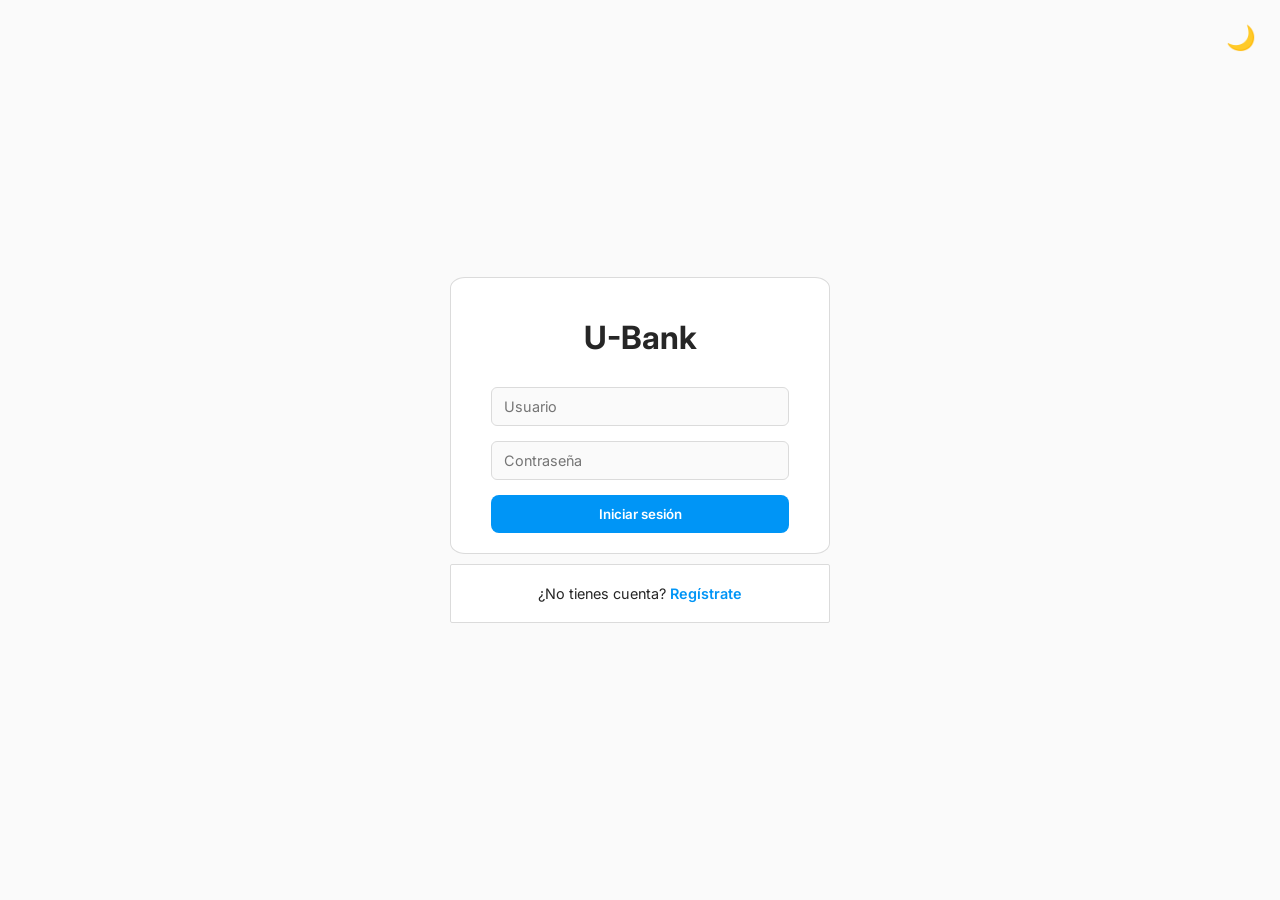
<file: index.html>
<!DOCTYPE html>
<html lang="es" data-theme="light">
<head>
    <meta charset="UTF-8">
    <meta name="viewport" content="width=device-width, initial-scale=1.0">
    <title>U-Bank - Iniciar Sesión</title>
    <link rel="stylesheet" href="./css/global.css">
    <link rel="stylesheet" href="./css/components.css">
    <link rel="stylesheet" href="./css/auth.css">
</head>
<body>

<button id="themeToggle" class="btn-icon theme-toggle-auth" title="Cambiar tema">🌙</button>

<div class="auth-wrapper">
    <div class="auth-container">
        
        <!-- LOGIN VIEW -->
        <div id="loginView">
            <div class="auth-card">
                <h1>U-Bank</h1>
                <form id="loginForm">
                    <div class="form-group">
                        <input type="text" id="loginUser" class="input-control" placeholder="Usuario" required>
                    </div>
                    <div class="form-group">
                        <input type="password" id="loginPass" class="input-control" placeholder="Contraseña" required>
                    </div>
                    <button type="submit" class="btn btn-auth" id="btnLogin">
                        <span id="loginText">Iniciar sesión</span>
                        <div id="loginSpinner" class="spinner"></div>
                    </button>
                    <div id="loginError" class="error-text" style="margin-top: 15px;">Usuario o contraseña incorrectos.</div>
                </form>
            </div>
            <div class="auth-switch">
                ¿No tienes cuenta? <a href="#" id="showRegister">Regístrate</a>
            </div>
        </div>

        <!-- REGISTER VIEW -->
        <div id="registerView" class="hidden">
            <div class="auth-card">
                <h1>U-Bank</h1>
                <p style="color: var(--text-muted); font-size: 0.9rem; margin-bottom: 15px;">Crea tu cuenta para gestionar tu dinero.</p>
                <form id="registerForm">
                    <div class="form-group">
                        <input type="text" id="regUser" class="input-control" placeholder="Usuario" required>
                    </div>
                    <div class="form-group">
                        <input type="password" id="regPass" class="input-control" placeholder="Contraseña (mínimo 6 números)" required>
                        <div id="passError" class="error-text">La contraseña debe tener al menos 6 caracteres numéricos.</div>
                    </div>
                    <div class="form-group">
                        <input type="password" id="regPassConfirm" class="input-control" placeholder="Confirmar contraseña" required>
                        <div id="confirmError" class="error-text">Las contraseñas no coinciden.</div>
                    </div>
                    <button type="submit" class="btn btn-auth">Registrarte</button>
                </form>
            </div>
            <div class="auth-switch">
                ¿Tienes una cuenta? <a href="#" id="showLogin">Entrar</a>
            </div>
        </div>

        <!-- SECURITY QUESTIONS VIEW -->
        <div id="securityView" class="hidden">
            <div class="auth-card security-questions-container">
                <h1>Seguridad</h1>
                <h3>Configura tus preguntas de seguridad</h3>
                <p style="color: var(--text-muted); font-size: 0.85rem; margin-bottom: 20px;">Es un requisito obligatorio para finalizar tu registro.</p>
                <form id="securityForm">
                    <div class="form-group">
                        <label>¿Cuál es el nombre de tu primera mascota?</label>
                        <input type="text" id="secQ1" class="input-control" required>
                    </div>
                    <div class="form-group">
                        <label>¿En qué ciudad naciste?</label>
                        <input type="text" id="secQ2" class="input-control" required>
                    </div>
                    <button type="submit" class="btn btn-auth">Finalizar Registro</button>
                </form>
            </div>
        </div>

    </div>
</div>

<script src="./js/theme.js"></script>
<script src="./js/auth.js"></script>

</body>
</html>
</file>
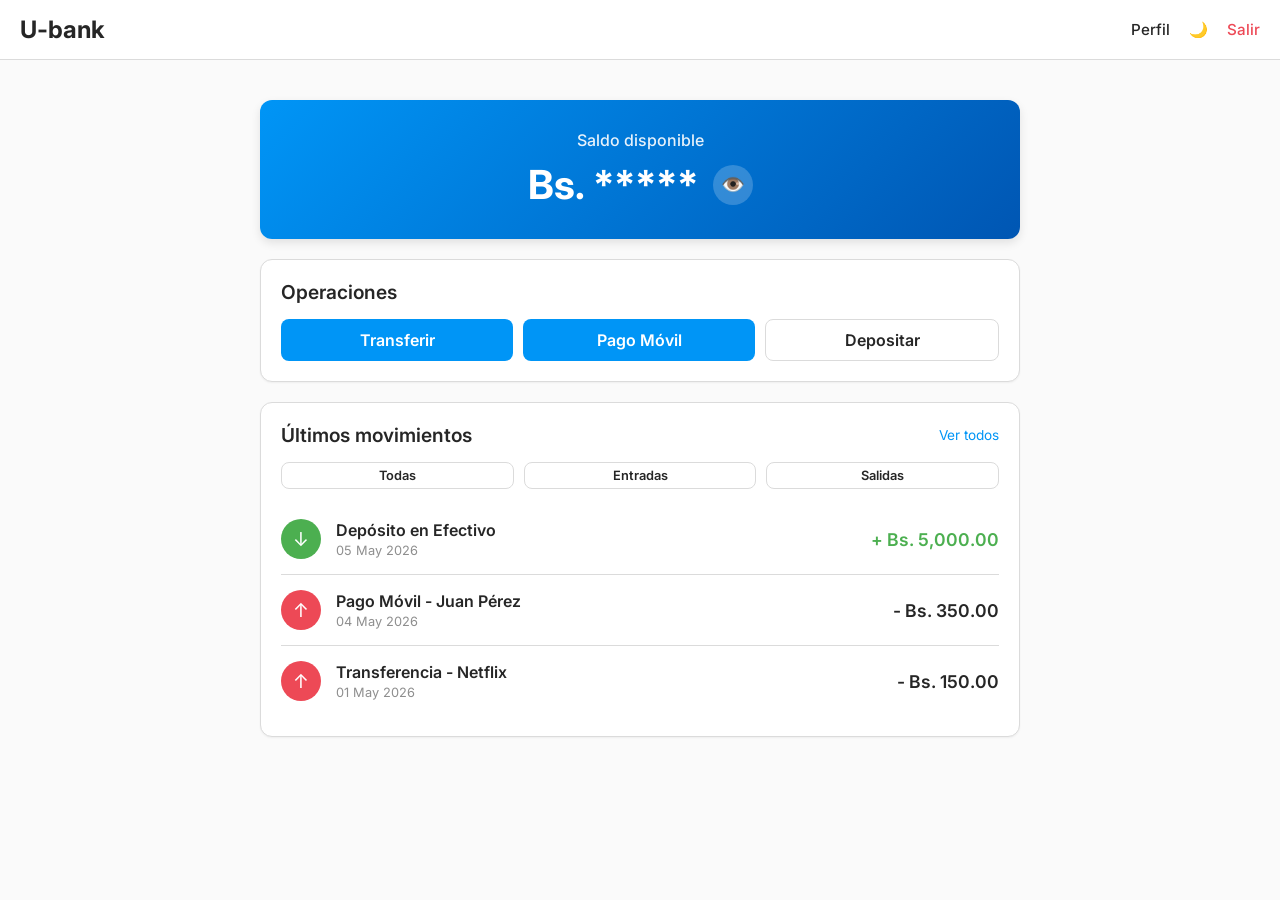
<file: dashboard.html>
<!DOCTYPE html>
<html lang="es" data-theme="light">
<head>
    <meta charset="UTF-8">
    <meta name="viewport" content="width=device-width, initial-scale=1.0">
    <title>U-bank - Dashboard</title>
    <link rel="stylesheet" href="./css/global.css">
    <link rel="stylesheet" href="./css/layout.css">
    <link rel="stylesheet" href="./css/components.css">
    <link rel="stylesheet" href="./css/dashboard.css">
</head>
<body>

<nav class="navbar">
    <a href="dashboard.html" class="logo">U-bank</a>
    <div class="nav-actions">
        <a href="profile.html">Perfil</a>
        <button id="themeToggle" class="btn-icon" title="Cambiar tema">🌙</button>
        <a href="logout.html" style="color: var(--error-color);">Salir</a>
    </div>
</nav>

<div class="main-container">
    
    <!-- SALDO -->
    <div class="saldo-card">
        <h3>Saldo disponible</h3>
        <div class="saldo-box">
            <span id="saldoAmount" class="saldo-amount">Bs. *****</span>
            <button id="toggleSaldo" class="btn-toggle-saldo">👁️</button>
        </div>
    </div>

    <!-- ACCIONES RÁPIDAS -->
    <div class="card">
        <h3 class="section-title">Operaciones</h3>
        <div class="quick-actions">
            <a href="transfers.html" class="btn">Transferir</a>
            <a href="mobile_payment.html" class="btn">Pago Móvil</a>
            <a href="deposits.html" class="btn btn-secondary">Depositar</a>
        </div>
    </div>

    <!-- ÚLTIMAS TRANSACCIONES -->
    <div class="card">
        <h3 class="section-title">
            Últimos movimientos
            <a href="history.html" style="font-size: 0.85rem; font-weight: normal;">Ver todos</a>
        </h3>

        <!-- Botones de filtro del dashboard -->
        <div style="display: flex; gap: 10px; margin-bottom: 15px;">
            <button class="btn btn-secondary" id="btnFilterAll" style="padding: 5px 10px; font-size: 0.8rem;">Todas</button>
            <button class="btn btn-secondary" id="btnFilterIn" style="padding: 5px 10px; font-size: 0.8rem;">Entradas</button>
            <button class="btn btn-secondary" id="btnFilterOut" style="padding: 5px 10px; font-size: 0.8rem;">Salidas</button>
        </div>

        <ul class="transaction-list" id="recentTransactions">
            <!-- Renderizado desde JS -->
        </ul>
    </div>

</div>

<script src="./js/theme.js"></script>
<script src="./js/dashboard.js"></script>

</body>
</html>
</file>
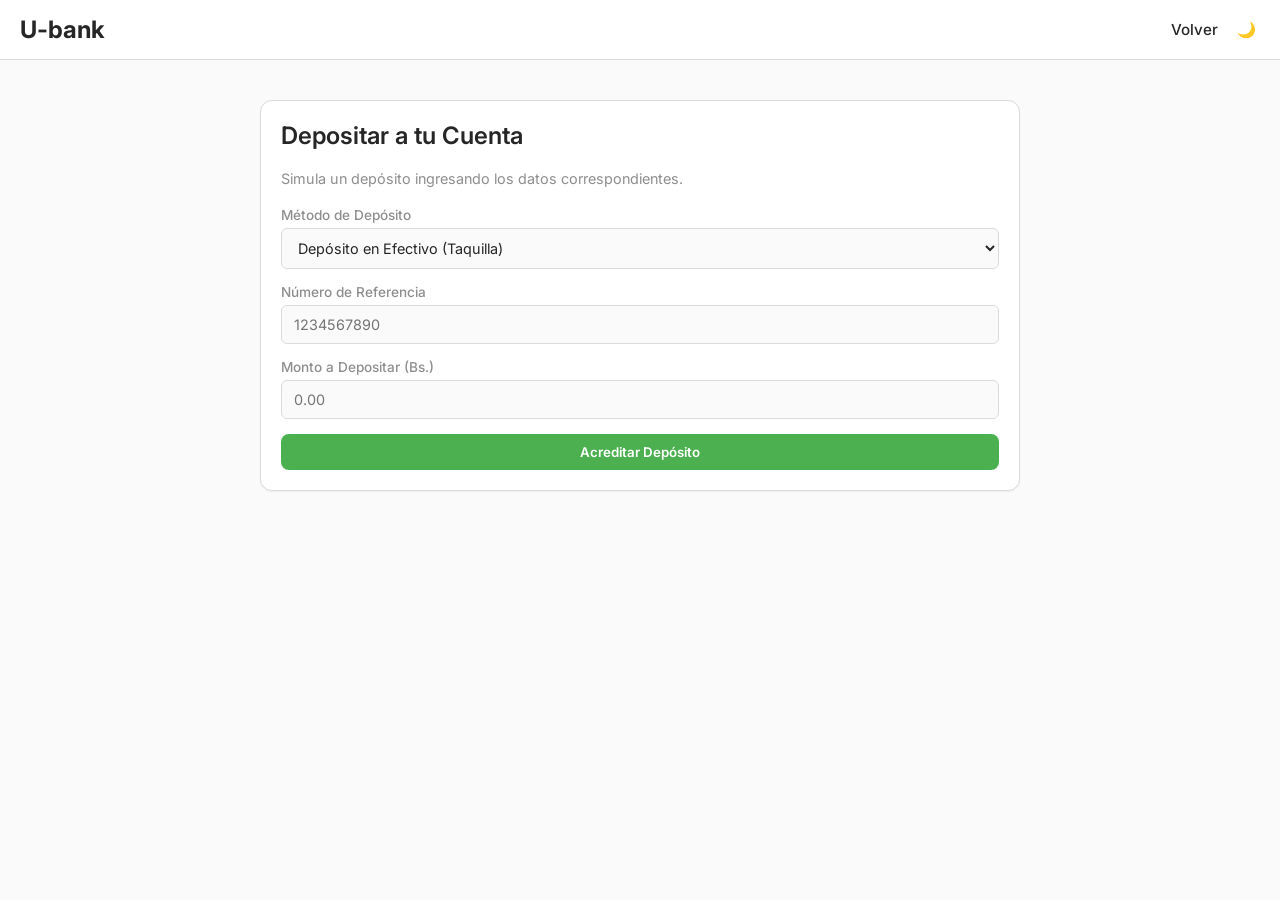
<file: deposits.html>
<!DOCTYPE html>
<html lang="es" data-theme="light">
<head>
    <meta charset="UTF-8">
    <meta name="viewport" content="width=device-width, initial-scale=1.0">
    <title>U-bank - Depósitos</title>
    <link rel="stylesheet" href="./css/global.css">
    <link rel="stylesheet" href="./css/layout.css">
    <link rel="stylesheet" href="./css/components.css">
</head>
<body>

<nav class="navbar">
    <a href="dashboard.html" class="logo">U-bank</a>
    <div class="nav-actions">
        <a href="dashboard.html">Volver</a>
        <button id="themeToggle" class="btn-icon">🌙</button>
    </div>
</nav>

<div class="main-container">
    <div class="card">
        <h2 style="margin-bottom: 20px;">Depositar a tu Cuenta</h2>
        <p style="color: var(--text-muted); font-size: 0.9rem; margin-bottom: 20px;">
            Simula un depósito ingresando los datos correspondientes.
        </p>

        <form class="operation-form" id="depositForm">
            <div class="form-group">
                <label>Método de Depósito</label>
                <select class="input-control" required>
                    <option value="efectivo">Depósito en Efectivo (Taquilla)</option>
                    <option value="cheque">Depósito en Cheque</option>
                    <option value="transferencia">Transferencia de Otro Banco</option>
                </select>
            </div>
            <div class="form-group">
                <label>Número de Referencia</label>
                <input type="text" class="input-control" placeholder="1234567890" required>
            </div>
            <div class="form-group">
                <label>Monto a Depositar (Bs.)</label>
                <input type="number" class="input-control" placeholder="0.00" min="1" step="0.01" required>
            </div>
            
            <button type="submit" class="btn" style="background-color: var(--success-color);">
                Acreditar Depósito
            </button>
        </form>
    </div>
</div>

<script src="./js/theme.js"></script>
<script src="./js/operations.js"></script>

</body>
</html>
</file>
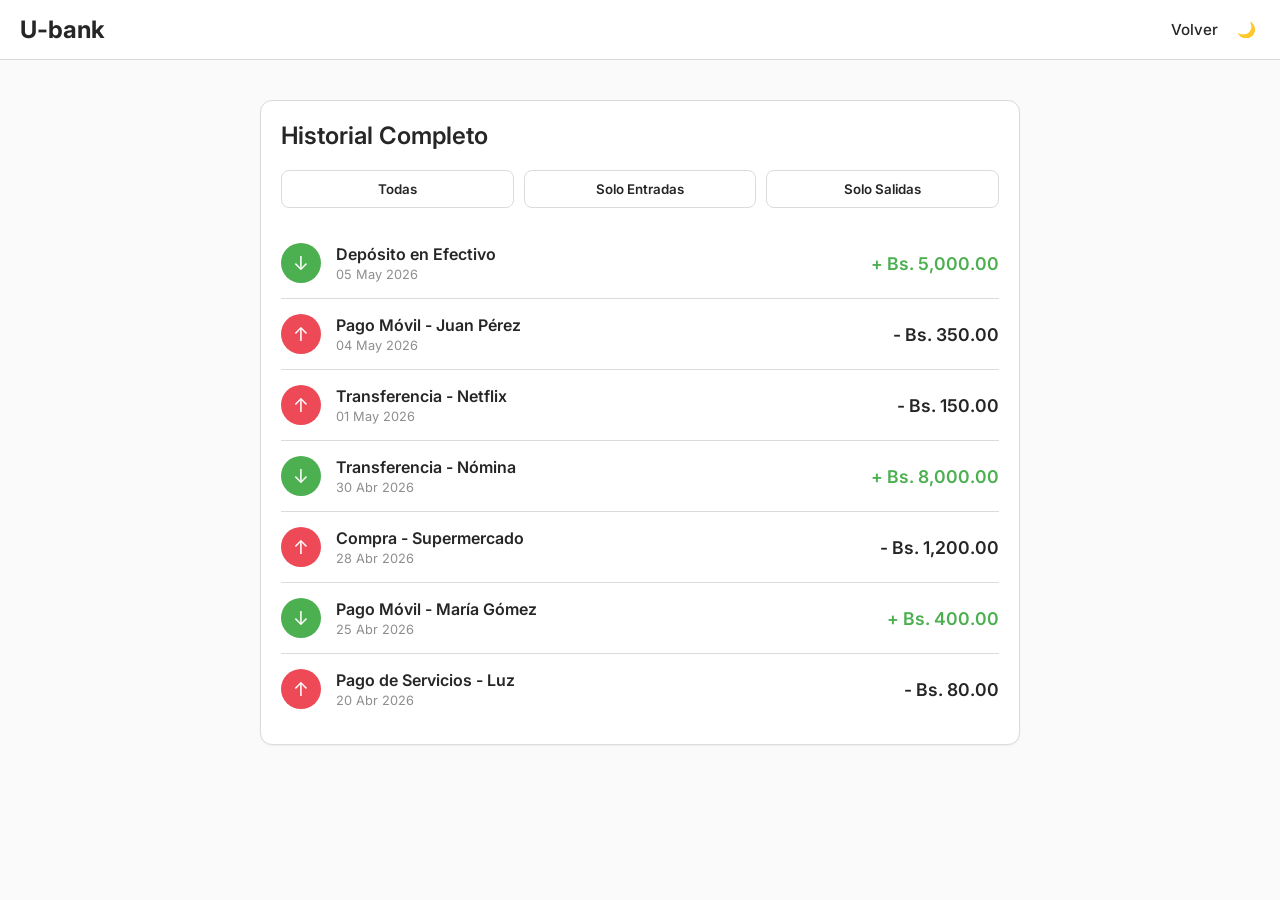
<file: history.html>
<!DOCTYPE html>
<html lang="es" data-theme="light">
<head>
    <meta charset="UTF-8">
    <meta name="viewport" content="width=device-width, initial-scale=1.0">
    <title>U-bank - Historial de Transacciones</title>
    <link rel="stylesheet" href="./css/global.css">
    <link rel="stylesheet" href="./css/layout.css">
    <link rel="stylesheet" href="./css/components.css">
    <link rel="stylesheet" href="./css/dashboard.css"> <!-- Reusamos estilos de transacciones -->
</head>
<body>

<nav class="navbar">
    <a href="dashboard.html" class="logo">U-bank</a>
    <div class="nav-actions">
        <a href="dashboard.html">Volver</a>
        <button id="themeToggle" class="btn-icon">🌙</button>
    </div>
</nav>

<div class="main-container">
    <div class="card">
        <h2 style="margin-bottom: 20px;">Historial Completo</h2>

        <div style="display: flex; gap: 10px; margin-bottom: 20px;">
            <button class="btn btn-secondary" id="histFilterAll" style="flex: 1;">Todas</button>
            <button class="btn btn-secondary" id="histFilterIn" style="flex: 1;">Solo Entradas</button>
            <button class="btn btn-secondary" id="histFilterOut" style="flex: 1;">Solo Salidas</button>
        </div>

        <ul class="transaction-list" id="historyList">
            <!-- Renderizado dinámico -->
        </ul>
    </div>
</div>

<!-- Modal / Vista de Detalle Oculta -->
<div id="transactionDetail" class="hidden" style="position: fixed; top: 0; left: 0; width: 100%; height: 100%; background: rgba(0,0,0,0.5); display: flex; justify-content: center; align-items: center; z-index: 1000;">
    <div class="card" style="width: 90%; max-width: 400px; margin: 0; position: relative;">
        <button id="closeDetail" style="position: absolute; top: 15px; right: 15px; background: none; border: none; font-size: 1.2rem; cursor: pointer; color: var(--text-color);">✖</button>
        <h3 style="margin-bottom: 15px; border-bottom: 1px solid var(--border-color); padding-bottom: 10px;">Detalle de Transacción</h3>
        
        <div style="margin-bottom: 10px;">
            <span style="color: var(--text-muted); font-size: 0.85rem;">Referencia</span>
            <div id="detRef" style="font-weight: 600;"></div>
        </div>
        <div style="margin-bottom: 10px;">
            <span style="color: var(--text-muted); font-size: 0.85rem;">Fecha</span>
            <div id="detDate" style="font-weight: 600;"></div>
        </div>
        <div style="margin-bottom: 10px;">
            <span style="color: var(--text-muted); font-size: 0.85rem;">Concepto</span>
            <div id="detTitle" style="font-weight: 600;"></div>
        </div>
        <div style="margin-bottom: 10px;">
            <span style="color: var(--text-muted); font-size: 0.85rem;">Monto</span>
            <div id="detAmount" style="font-weight: 600; font-size: 1.2rem;"></div>
        </div>
    </div>
</div>

<script src="./js/theme.js"></script>
<script src="./js/history.js"></script>

</body>
</html>
</file>
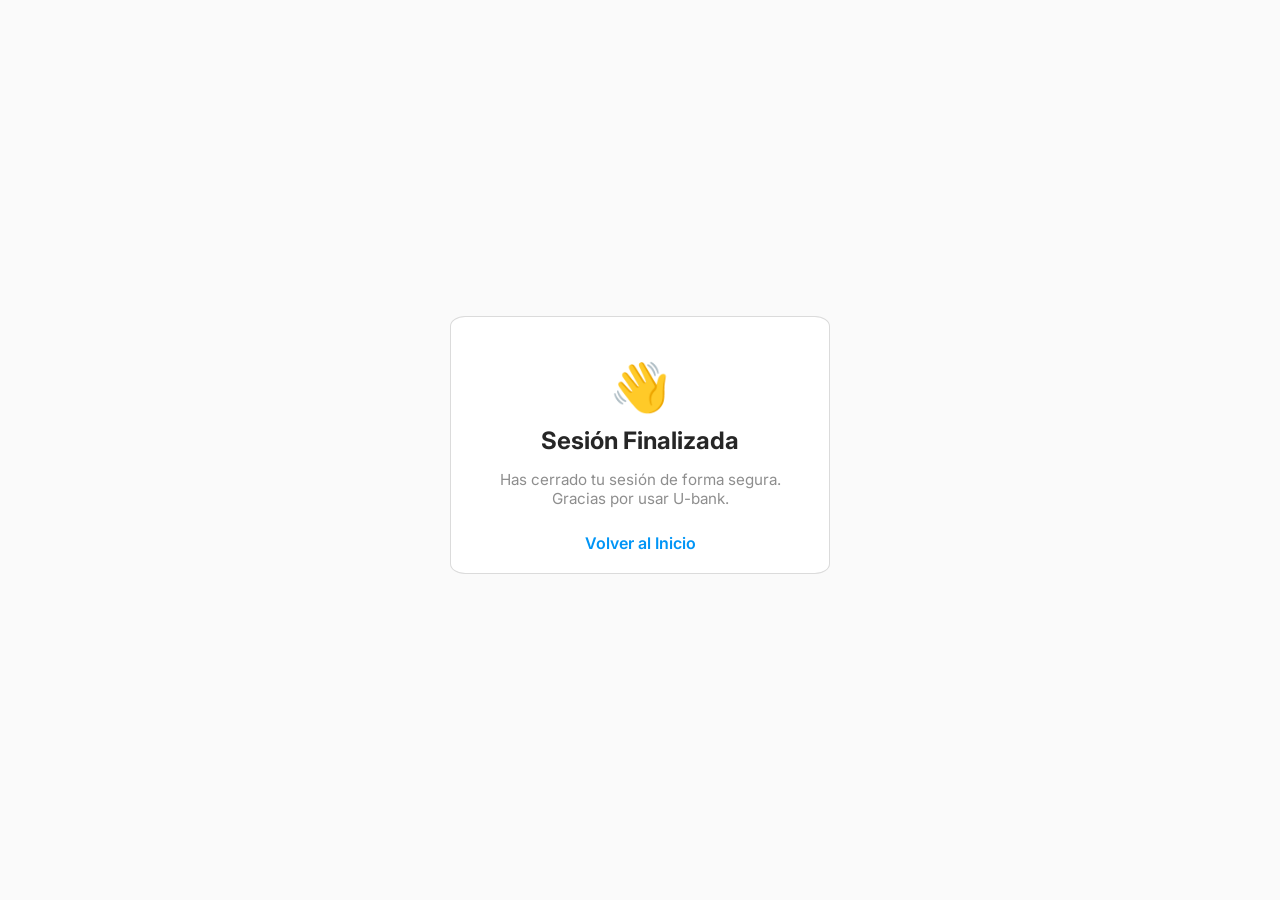
<file: logout.html>
<!DOCTYPE html>
<html lang="es" data-theme="light">
<head>
    <meta charset="UTF-8">
    <meta name="viewport" content="width=device-width, initial-scale=1.0">
    <title>U-bank - Sesión Finalizada</title>
    <link rel="stylesheet" href="./css/global.css">
    <link rel="stylesheet" href="./css/auth.css">
</head>
<body>

<div class="auth-wrapper">
    <div class="auth-container">
        <div class="auth-card">
            <div style="font-size: 3rem; margin-bottom: 10px;">👋</div>
            <h1 style="font-size: 1.5rem; margin-bottom: 15px;">Sesión Finalizada</h1>
            <p style="color: var(--text-muted); font-size: 0.95rem; margin-bottom: 25px;">
                Has cerrado tu sesión de forma segura. Gracias por usar U-bank.
            </p>
            <a href="index.html" class="btn btn-auth" style="text-decoration: none;">Volver al Inicio</a>
        </div>
    </div>
</div>

<script src="./js/theme.js"></script>

</body>
</html>
</file>
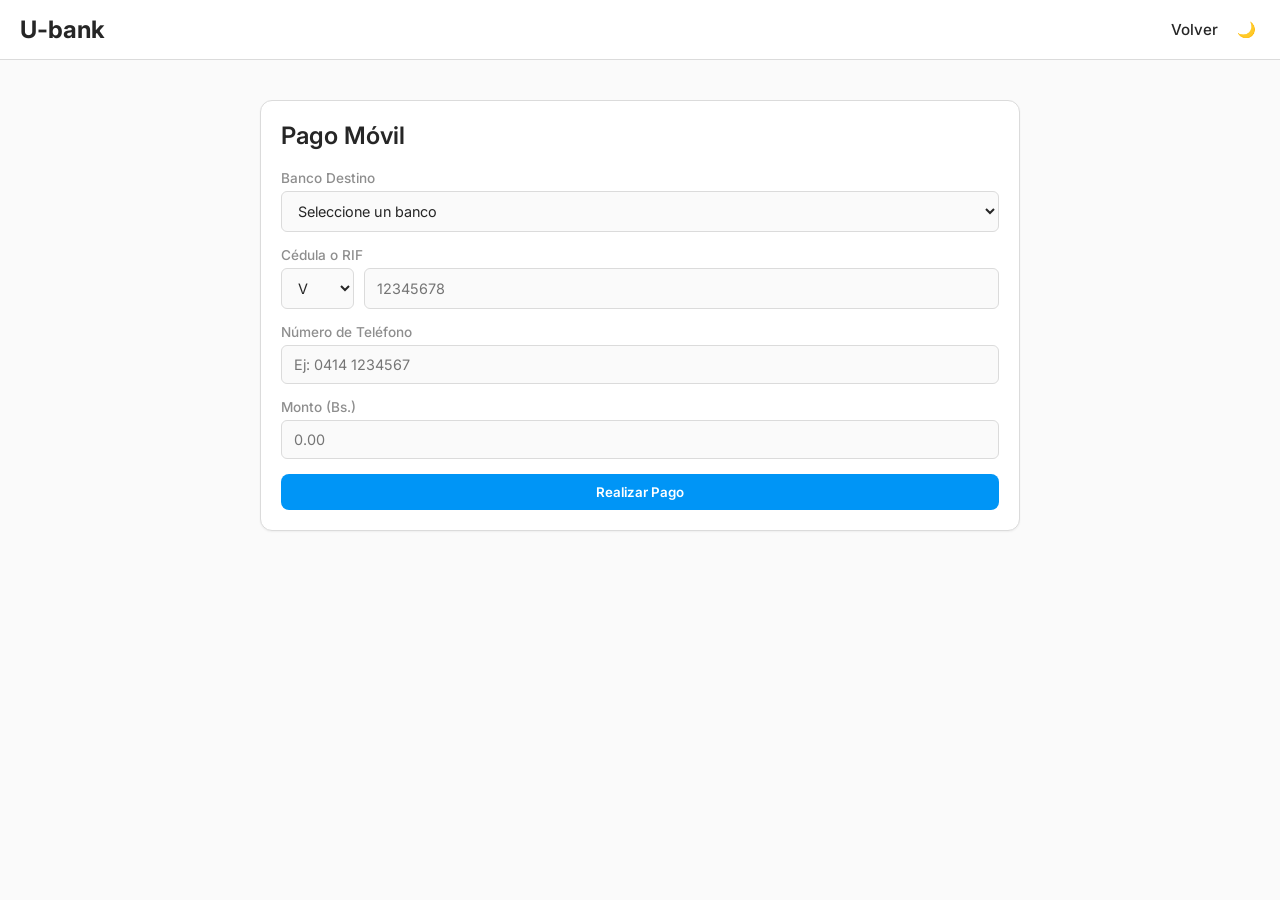
<file: mobile_payment.html>
<!DOCTYPE html>
<html lang="es" data-theme="light">
<head>
    <meta charset="UTF-8">
    <meta name="viewport" content="width=device-width, initial-scale=1.0">
    <title>U-bank - Pago Móvil</title>
    <link rel="stylesheet" href="./css/global.css">
    <link rel="stylesheet" href="./css/layout.css">
    <link rel="stylesheet" href="./css/components.css">
</head>
<body>

<nav class="navbar">
    <a href="dashboard.html" class="logo">U-bank</a>
    <div class="nav-actions">
        <a href="dashboard.html">Volver</a>
        <button id="themeToggle" class="btn-icon">🌙</button>
    </div>
</nav>

<div class="main-container">
    <div class="card">
        <h2 style="margin-bottom: 20px;">Pago Móvil</h2>
        
        <form class="operation-form" id="mobilePaymentForm">
            <div class="form-group">
                <label>Banco Destino</label>
                <select class="input-control" required>
                    <option value="">Seleccione un banco</option>
                    <option value="0102">0102 - Banco de Venezuela</option>
                    <option value="0105">0105 - Banco Mercantil</option>
                    <option value="0108">0108 - Banco Provincial</option>
                    <option value="0134">0134 - Banesco</option>
                </select>
            </div>
            <div class="form-group">
                <label>Cédula o RIF</label>
                <div style="display: flex; gap: 10px;">
                    <select class="input-control" style="width: 80px;" required>
                        <option value="V">V</option>
                        <option value="E">E</option>
                        <option value="J">J</option>
                    </select>
                    <input type="text" class="input-control" placeholder="12345678" required>
                </div>
            </div>
            <div class="form-group">
                <label>Número de Teléfono</label>
                <input type="tel" class="input-control" placeholder="Ej: 0414 1234567" required>
            </div>
            <div class="form-group">
                <label>Monto (Bs.)</label>
                <input type="number" class="input-control" placeholder="0.00" min="1" step="0.01" required>
            </div>
            
            <button type="submit" class="btn">Realizar Pago</button>
        </form>
    </div>
</div>

<script src="./js/theme.js"></script>
<script src="./js/operations.js"></script>

</body>
</html>
</file>
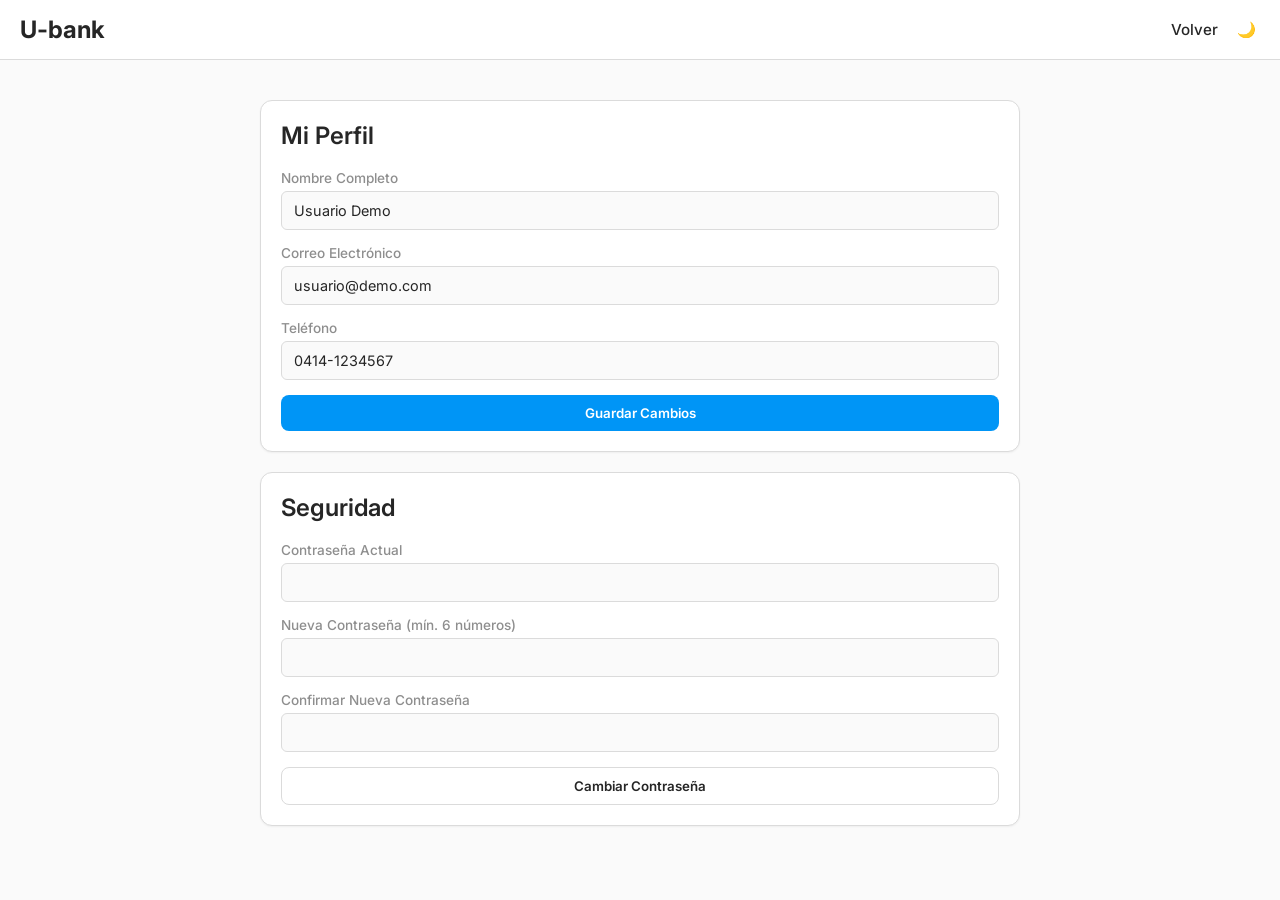
<file: profile.html>
<!DOCTYPE html>
<html lang="es" data-theme="light">
<head>
    <meta charset="UTF-8">
    <meta name="viewport" content="width=device-width, initial-scale=1.0">
    <title>U-bank - Perfil</title>
    <link rel="stylesheet" href="./css/global.css">
    <link rel="stylesheet" href="./css/layout.css">
    <link rel="stylesheet" href="./css/components.css">
</head>
<body>

<nav class="navbar">
    <a href="dashboard.html" class="logo">U-bank</a>
    <div class="nav-actions">
        <a href="dashboard.html">Volver</a>
        <button id="themeToggle" class="btn-icon" title="Cambiar tema">🌙</button>
    </div>
</nav>

<div class="main-container">
    <div class="card">
        <h2 style="margin-bottom: 20px;">Mi Perfil</h2>
        
        <form id="profileForm">
            <div class="form-group">
                <label>Nombre Completo</label>
                <input type="text" class="input-control" id="profName" value="Usuario Demo" required>
            </div>
            <div class="form-group">
                <label>Correo Electrónico</label>
                <input type="email" class="input-control" id="profEmail" value="usuario@demo.com" required>
            </div>
            <div class="form-group">
                <label>Teléfono</label>
                <input type="tel" class="input-control" id="profPhone" value="0414-1234567">
            </div>
            
            <button type="submit" class="btn">Guardar Cambios</button>
        </form>
    </div>

    <div class="card">
        <h2 style="margin-bottom: 20px;">Seguridad</h2>
        <form id="passwordForm">
            <div class="form-group">
                <label>Contraseña Actual</label>
                <input type="password" class="input-control" required>
            </div>
            <div class="form-group">
                <label>Nueva Contraseña (mín. 6 números)</label>
                <input type="password" class="input-control" id="newPass" required>
            </div>
            <div class="form-group">
                <label>Confirmar Nueva Contraseña</label>
                <input type="password" class="input-control" id="newPassConfirm" required>
            </div>
            <button type="submit" class="btn btn-secondary">Cambiar Contraseña</button>
        </form>
    </div>
</div>

<script src="./js/theme.js"></script>
<script src="./js/profile.js"></script>

</body>
</html>
</file>
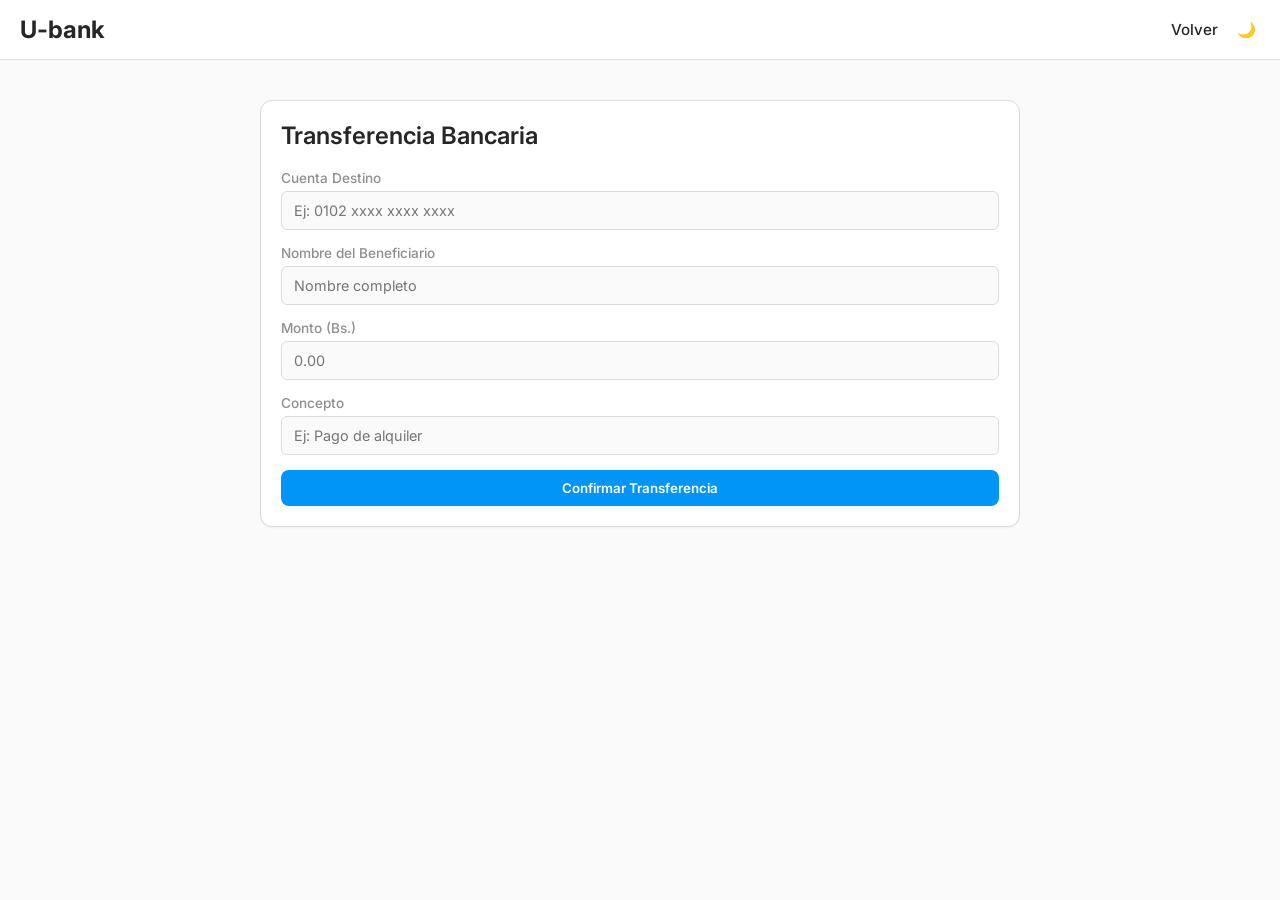
<file: transfers.html>
<!DOCTYPE html>
<html lang="es" data-theme="light">
<head>
    <meta charset="UTF-8">
    <meta name="viewport" content="width=device-width, initial-scale=1.0">
    <title>U-bank - Transferencias</title>
    <link rel="stylesheet" href="./css/global.css">
    <link rel="stylesheet" href="./css/layout.css">
    <link rel="stylesheet" href="./css/components.css">
</head>
<body>

<nav class="navbar">
    <a href="dashboard.html" class="logo">U-bank</a>
    <div class="nav-actions">
        <a href="dashboard.html">Volver</a>
        <button id="themeToggle" class="btn-icon">🌙</button>
    </div>
</nav>

<div class="main-container">
    <div class="card">
        <h2 style="margin-bottom: 20px;">Transferencia Bancaria</h2>
        
        <form class="operation-form" id="transferForm">
            <div class="form-group">
                <label>Cuenta Destino</label>
                <input type="text" class="input-control" placeholder="Ej: 0102 xxxx xxxx xxxx" required>
            </div>
            <div class="form-group">
                <label>Nombre del Beneficiario</label>
                <input type="text" class="input-control" placeholder="Nombre completo" required>
            </div>
            <div class="form-group">
                <label>Monto (Bs.)</label>
                <input type="number" class="input-control" placeholder="0.00" min="1" step="0.01" required>
            </div>
            <div class="form-group">
                <label>Concepto</label>
                <input type="text" class="input-control" placeholder="Ej: Pago de alquiler">
            </div>
            
            <button type="submit" class="btn">Confirmar Transferencia</button>
        </form>
    </div>
</div>

<script src="./js/theme.js"></script>
<script src="./js/operations.js"></script>

</body>
</html>
</file>
<file: css/global.css>
@import url('https://fonts.googleapis.com/css2?family=Inter:wght@300;400;500;600;700&display=swap');

:root {
    /* Light Theme */
    --bg-color: #fafafa;
    --text-color: #262626;
    --text-muted: #8e8e8e;
    --primary-color: #0095f6;
    --primary-hover: #1877f2;
    --card-bg: #ffffff;
    --border-color: #dbdbdb;
    --input-bg: #fafafa;
    --error-color: #ed4956;
    --success-color: #4CAF50;
    --font-family: 'Inter', -apple-system, BlinkMacSystemFont, "Segoe UI", Roboto, Helvetica, Arial, sans-serif;
}

body.dark-mode {
    /* Dark Theme */
    --bg-color: #000000;
    --text-color: #f5f5f5;
    --text-muted: #a8a8a8;
    --primary-color: #0095f6; /* Instagram keeps the blue action color */
    --primary-hover: #1877f2;
    --card-bg: #121212;
    --border-color: #363636;
    --input-bg: #121212;
    --error-color: #ed4956;
    --success-color: #4CAF50;
}

* {
    margin: 0;
    padding: 0;
    box-sizing: border-box;
}

body {
    font-family: var(--font-family);
    background-color: var(--bg-color);
    color: var(--text-color);
    transition: background-color 0.3s ease, color 0.3s ease;
    min-height: 100vh;
    display: flex;
    flex-direction: column;
}

a {
    color: var(--primary-color);
    text-decoration: none;
    font-weight: 600;
}

a:hover {
    text-decoration: underline;
}

h1, h2, h3, h4, h5, h6 {
    font-weight: 600;
}

.hidden {
    display: none !important;
}
</file>
<file: css/components.css>
/* Botones */
.btn {
    background-color: var(--primary-color);
    color: #fff;
    border: none;
    border-radius: 8px;
    padding: 10px 16px;
    font-weight: 600;
    font-family: var(--font-family);
    cursor: pointer;
    transition: background-color 0.2s ease, transform 0.1s ease;
    width: 100%;
    display: flex;
    justify-content: center;
    align-items: center;
}

.btn:hover {
    background-color: var(--primary-hover);
}

.btn:active {
    transform: scale(0.98);
}

.btn-secondary {
    background-color: transparent;
    color: var(--text-color);
    border: 1px solid var(--border-color);
}

.btn-secondary:hover {
    background-color: var(--border-color);
    color: var(--text-color);
}

.btn-icon {
    background: none;
    border: none;
    color: var(--text-color);
    cursor: pointer;
    font-size: 1.2rem;
    padding: 4px;
}

/* Tarjetas */
.card {
    background-color: var(--card-bg);
    border: 1px solid var(--border-color);
    border-radius: 12px;
    padding: 20px;
    margin-bottom: 20px;
    box-shadow: 0 1px 2px rgba(0,0,0,0.05);
}

/* Formularios */
.form-group {
    margin-bottom: 15px;
    width: 100%;
}

.form-group label {
    display: block;
    margin-bottom: 5px;
    font-size: 0.85rem;
    font-weight: 500;
    color: var(--text-muted);
}

.input-control {
    width: 100%;
    background-color: var(--input-bg);
    border: 1px solid var(--border-color);
    color: var(--text-color);
    border-radius: 6px;
    padding: 10px 12px;
    font-size: 0.9rem;
    font-family: var(--font-family);
    transition: border-color 0.2s ease;
}

.input-control:focus {
    outline: none;
    border-color: var(--primary-color);
}

.input-error {
    border-color: var(--error-color) !important;
}

.error-text {
    color: var(--error-color);
    font-size: 0.75rem;
    margin-top: 4px;
    display: none;
}

.error-text.visible {
    display: block;
}

/* Spinner */
.spinner {
    border: 3px solid rgba(255, 255, 255, 0.3);
    border-radius: 50%;
    border-top: 3px solid #fff;
    width: 20px;
    height: 20px;
    animation: spin 1s linear infinite;
    display: none;
}

@keyframes spin {
    0% { transform: rotate(0deg); }
    100% { transform: rotate(360deg); }
}
</file>
<file: css/auth.css>
.auth-wrapper {
    display: flex;
    justify-content: center;
    align-items: center;
    min-height: 100vh;
    padding: 20px;
}

.auth-container {
    width: 100%;
    max-width: 380px;
}

.auth-card {
    background-color: var(--card-bg);
    border: 1px solid var(--border-color);
    border-radius: 2px;
    padding: 40px 40px 20px 40px;
    text-align: center;
    margin-bottom: 10px;
    border-radius: 4%;
}

.auth-card h1 {
    font-size: 2rem;
    margin-bottom: 30px;
    font-weight: 700;
    font-family: var(--font-family);
    color: var(--text-color);
}

.auth-switch {
    background-color: var(--card-bg);
    border: 1px solid var(--border-color);
    border-radius: 2px;
    padding: 20px;
    text-align: center;
    font-size: 0.9rem;
}

.auth-switch a {
    color: var(--primary-color);
    font-weight: 600;
}

.btn-auth {
    margin-top: 10px;
    height: 38px;
}

.spinner-container {
    display: flex;
    justify-content: center;
    align-items: center;
    height: 100%;
}

.security-questions-container {
    text-align: left;
}

.security-questions-container h3 {
    margin-bottom: 15px;
    font-size: 1.1rem;
}

.theme-toggle-auth {
    position: absolute;
    top: 20px;
    right: 20px;
    font-size: 1.5rem;
}
</file>
<file: css/layout.css>
/* Navegación */
.navbar {
    background-color: var(--card-bg);
    border-bottom: 1px solid var(--border-color);
    padding: 15px 20px;
    display: flex;
    justify-content: space-between;
    align-items: center;
    position: sticky;
    top: 0;
    z-index: 100;
}

.navbar .logo {
    font-size: 1.5rem;
    font-weight: 700;
    color: var(--text-color);
    text-decoration: none;
}

.nav-actions {
    display: flex;
    gap: 15px;
    align-items: center;
}

.nav-actions a, .nav-actions button {
    color: var(--text-color);
    font-weight: 500;
    background: none;
    border: none;
    cursor: pointer;
    font-size: 0.95rem;
}

.nav-actions a:hover, .nav-actions button:hover {
    color: var(--primary-color);
    text-decoration: none;
}

/* Contenedor Principal */
.main-container {
    max-width: 800px;
    margin: 40px auto;
    padding: 0 20px;
    flex-grow: 1;
    width: 100%;
}

/* Grid Dashboard */
.dashboard-grid {
    display: grid;
    grid-template-columns: 1fr;
    gap: 20px;
}

@media (min-width: 768px) {
    .dashboard-grid {
        grid-template-columns: 1fr 1fr;
    }
}

.full-width {
    grid-column: 1 / -1;
}

/* Botones de acceso rápido */
.quick-actions {
    display: flex;
    gap: 10px;
    margin-top: 15px;
}

.quick-actions .btn {
    flex: 1;
}
</file>
<file: css/dashboard.css>
/* Dashboard estilos específicos */
.saldo-card {
    display: flex;
    flex-direction: column;
    align-items: center;
    justify-content: center;
    padding: 30px;
    background: linear-gradient(135deg, var(--primary-color), #0056b3);
    color: #fff;
    border-radius: 12px;
    margin-bottom: 20px;
    box-shadow: 0 4px 10px rgba(0,0,0,0.1);
}

.saldo-card h3 {
    margin-bottom: 10px;
    font-weight: 500;
    font-size: 1rem;
    opacity: 0.9;
}

.saldo-box {
    display: flex;
    align-items: center;
    gap: 15px;
}

.saldo-amount {
    font-size: 2.5rem;
    font-weight: 700;
}

.btn-toggle-saldo {
    background: rgba(255, 255, 255, 0.2);
    border: none;
    color: #fff;
    border-radius: 50%;
    width: 40px;
    height: 40px;
    display: flex;
    justify-content: center;
    align-items: center;
    cursor: pointer;
    font-size: 1.2rem;
    transition: background 0.3s;
}

.btn-toggle-saldo:hover {
    background: rgba(255, 255, 255, 0.3);
}

.section-title {
    margin-bottom: 15px;
    font-size: 1.2rem;
    display: flex;
    justify-content: space-between;
    align-items: center;
}

/* Transacciones */
.transaction-list {
    list-style: none;
}

.transaction-item {
    display: flex;
    justify-content: space-between;
    align-items: center;
    padding: 15px 0;
    border-bottom: 1px solid var(--border-color);
}

.transaction-item:last-child {
    border-bottom: none;
}

.transaction-info {
    display: flex;
    align-items: center;
    gap: 15px;
}

.transaction-icon {
    width: 40px;
    height: 40px;
    border-radius: 50%;
    display: flex;
    justify-content: center;
    align-items: center;
    font-size: 1.2rem;
    color: #fff;
}

.icon-in { background-color: var(--success-color); }
.icon-out { background-color: var(--error-color); }

.transaction-details h4 {
    font-size: 1rem;
    margin-bottom: 3px;
}

.transaction-details p {
    font-size: 0.8rem;
    color: var(--text-muted);
}

.transaction-amount {
    font-weight: 600;
    font-size: 1.1rem;
}

.amount-in { color: var(--success-color); }
.amount-out { color: var(--text-color); }

.view-all {
    display: block;
    text-align: center;
    margin-top: 15px;
    font-size: 0.9rem;
}
</file>
